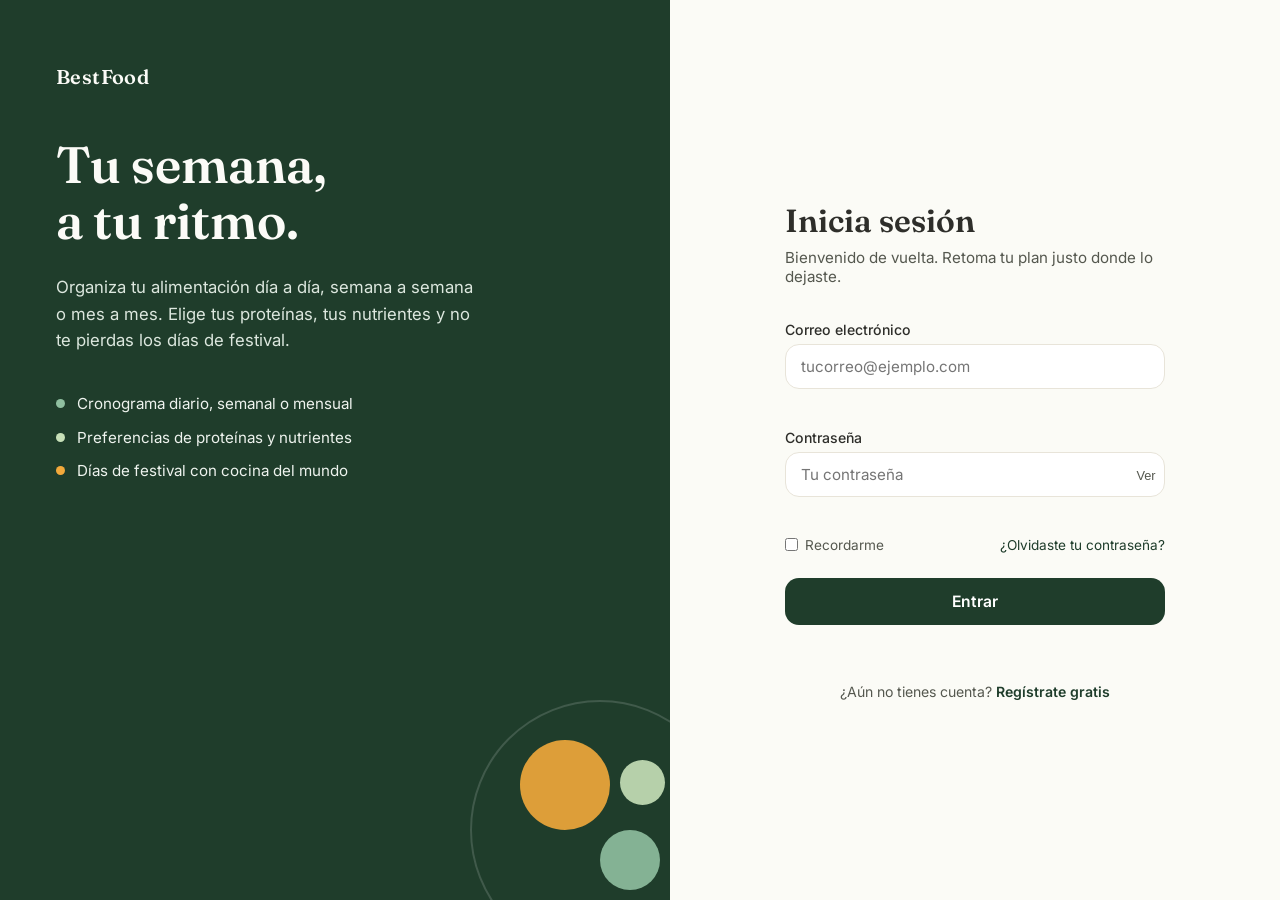
<file: login.html>
<!DOCTYPE html>
<html lang="es">
<head>
  <meta charset="UTF-8">
  <meta name="viewport" content="width=device-width, initial-scale=1.0">
  <meta name="description" content="Inicia sesión en tu cuenta BestFood.">
  <title>BestFood — Inicia sesión</title>

  <!-- Tipografías: Fraunces para títulos, Inter para el resto -->
  <link rel="preconnect" href="https://fonts.googleapis.com">
  <link href="https://fonts.googleapis.com/css2?family=Fraunces:opsz,wght@9..144,400;9..144,600;9..144,700&family=Inter:wght@400;500;600&display=swap" rel="stylesheet">

  <link rel="stylesheet" href="css/styles.css">
</head>
<body>

  <div class="auth-screen">

    <!-- Panel izquierdo: identidad de marca -->
    <section class="brand-panel">
      <div class="brand-content">
        <a href="index.html" class="brand-mark">BestFood</a>
        <h1>Tu semana,<br>a tu ritmo.</h1>
        <p class="brand-copy">
          Organiza tu alimentación día a día, semana a semana o mes a mes.
          Elige tus proteínas, tus nutrientes y no te pierdas los días de festival.
        </p>

        <ul class="brand-highlights">
          <li>
            <span class="dot dot-cal"></span>
            Cronograma diario, semanal o mensual
          </li>
          <li>
            <span class="dot dot-leaf"></span>
            Preferencias de proteínas y nutrientes
          </li>
          <li>
            <span class="dot dot-fest"></span>
            Días de festival con cocina del mundo
          </li>
        </ul>
      </div>

      <!-- Decoración: "plato" ilustrado solo con CSS -->
      <div class="plate" aria-hidden="true">
        <div class="plate-ring"></div>
        <div class="plate-food food-1"></div>
        <div class="plate-food food-2"></div>
        <div class="plate-food food-3"></div>
      </div>
    </section>

    <!-- Panel derecho: formulario -->
    <section class="form-panel">
      <div class="form-wrap">

        <div class="form-header">
          <h2>Inicia sesión</h2>
          <p>Bienvenido de vuelta. Retoma tu plan justo donde lo dejaste.</p>
        </div>

        <form id="login-form" novalidate>

          <div class="field">
            <label for="email">Correo electrónico</label>
            <input type="email" id="email" name="email" placeholder="tucorreo@ejemplo.com" autocomplete="email" required>
            <span class="error-message" id="email-error"></span>
          </div>

          <div class="field">
            <label for="password">Contraseña</label>
            <div class="password-field">
              <input type="password" id="password" name="password" placeholder="Tu contraseña" autocomplete="current-password" required>
              <button type="button" class="toggle-password" id="toggle-password" aria-label="Mostrar contraseña">Ver</button>
            </div>
            <span class="error-message" id="password-error"></span>
          </div>

          <div class="field-row">
            <label class="checkbox-label">
              <input type="checkbox" id="remember">
              Recordarme
            </label>
            <a href="#" class="link-muted">¿Olvidaste tu contraseña?</a>
          </div>

          <button type="submit" class="btn-primary" id="submit-btn">Entrar</button>

          <p class="form-feedback" id="form-feedback" role="status"></p>

        </form>

        <p class="switch-auth">
          ¿Aún no tienes cuenta? <a href="index.html#planes">Regístrate gratis</a>
        </p>

      </div>
    </section>

  </div>

  <script src="js/script.js"></script>
</body>
</html>
</file>
<file: css/styles.css>
/* ============================================
   BESTFOOD — TOKENS DE DISEÑO
   Aquí definimos nuestra "paleta oficial" como variables,
   así si un color cambia, lo cambiamos en un solo lugar.
   ============================================ */
:root {
  --forest: #1F3D2B;       /* verde principal: marca, botones */
  --forest-dark: #16301F;  /* verde oscuro: hover, fondos fuertes */
  --mango: #F2A93B;        /* acento cálido: energía, festival */
  --cream: #FBFBF7;        /* fondo claro general */
  --sand: #E8E4D9;         /* tarjetas / bloques suaves */
  --ink: #2E2E2A;          /* texto principal */
  --ink-soft: #55584F; /* contraste reforzado para texto secundario */     /* texto secundario */
  --error: #C4453A;

  --sage: #8FBFA0;         /* verde suave: acentos secundarios */
  --mist: #E4EFE6;         /* verde muy claro: fondos suaves */

  --font-display: 'Fraunces', serif;
  --font-body: 'Inter', sans-serif;

  --radius: 14px;
  --radius-lg: 20px;
}

* {
  box-sizing: border-box;
  margin: 0;
  padding: 0;
}

body {
  font-family: var(--font-body);
  color: var(--ink);
  background: var(--cream);
}

/* ============================================
   LAYOUT GENERAL: dos columnas (marca | formulario)
   ============================================ */
.auth-screen {
  display: grid;
  grid-template-columns: 1.1fr 1fr;
  min-height: 100vh;
}

/* ============================================
   PANEL IZQUIERDO — MARCA
   ============================================ */
.brand-panel {
  background: var(--forest);
  color: var(--cream);
  padding: 4rem 3.5rem;
  display: flex;
  flex-direction: column;
  justify-content: space-between;
  position: relative;
  overflow: hidden;
}

.brand-mark {
  display: inline-block;
  font-family: var(--font-display);
  font-weight: 600;
  font-size: 1.25rem;
  letter-spacing: 0.02em;
  margin-bottom: 3rem;
  color: inherit;
  text-decoration: none;
}

.brand-panel h1 {
  font-family: var(--font-display);
  font-weight: 600;
  font-size: clamp(2.4rem, 4vw, 3.4rem);
  line-height: 1.1;
  max-width: 11ch;
  margin-bottom: 1.5rem;
}

.brand-copy {
  max-width: 38ch;
  font-size: 1.05rem;
  line-height: 1.6;
  color: #DCE7DE;
  margin-bottom: 2.5rem;
}

.brand-highlights {
  list-style: none;
  display: flex;
  flex-direction: column;
  gap: 0.9rem;
  font-size: 0.95rem;
}

.brand-highlights li {
  display: flex;
  align-items: center;
  gap: 0.75rem;
  color: #EEF3EE;
}

.dot {
  width: 9px;
  height: 9px;
  border-radius: 50%;
  flex-shrink: 0;
}

.dot-cal  { background: #8FBFA0; }
.dot-leaf { background: #C7E0B8; }
.dot-fest { background: var(--mango); }

/* Ilustración decorativa: un "plato" hecho solo con CSS */
.plate {
  position: absolute;
  right: -60px;
  bottom: -60px;
  width: 260px;
  height: 260px;
}

.plate-ring {
  position: absolute;
  inset: 0;
  border-radius: 50%;
  border: 2px solid rgba(255,255,255,0.15);
}

.plate-food {
  position: absolute;
  border-radius: 50%;
  opacity: 0.9;
}

.food-1 { width: 90px; height: 90px; background: var(--mango); top: 40px; left: 50px; }
.food-2 { width: 60px; height: 60px; background: #8FBFA0; top: 130px; left: 130px; }
.food-3 { width: 45px; height: 45px; background: #C7E0B8; top: 60px; left: 150px; }

/* ============================================
   PANEL DERECHO — FORMULARIO
   ============================================ */
.form-panel {
  position: relative;
  overflow: hidden;
  display: flex;
  align-items: center;
  justify-content: center;
  padding: 3rem 2rem;
  background-image: url('https://images.pexels.com/photos/3872370/pexels-photo-3872370.jpeg?cs=tinysrgb&w=1200');
  background-size: cover;
  background-position: center;
}

/* Igual que en el hero: difuminamos la foto en un pseudo-elemento aparte,
   y encima ponemos una capa casi blanca para que el formulario siga siendo
   perfectamente legible — la foto solo se asoma como un detalle de color. */
.form-panel::before {
  content: '';
  position: absolute;
  inset: -20px;
  background: inherit;
  filter: blur(18px) saturate(0.9);
  z-index: 0;
}

.form-panel::after {
  content: '';
  position: absolute;
  inset: 0;
  background: rgba(251, 251, 247, 0.93);
  z-index: 1;
}

.form-wrap {
  position: relative;
  z-index: 2;
  width: 100%;
  max-width: 380px;
}

.form-header h2 {
  font-family: var(--font-display);
  font-weight: 600;
  font-size: 2rem;
  margin-bottom: 0.5rem;
}

.form-header p {
  color: var(--ink-soft);
  font-size: 0.95rem;
  margin-bottom: 2.2rem;
}

.field {
  margin-bottom: 1.3rem;
}

.field label {
  display: block;
  font-size: 0.88rem;
  font-weight: 500;
  margin-bottom: 0.4rem;
}

.field input {
  width: 100%;
  padding: 0.75rem 0.9rem;
  border: 1.5px solid var(--sand);
  border-radius: var(--radius);
  font-family: var(--font-body);
  font-size: 0.95rem;
  background: #fff;
  transition: border-color 0.15s ease;
}

.field input:focus {
  outline: none;
  border-color: var(--forest);
}

.field input.invalid {
  border-color: var(--error);
}

.error-message {
  display: block;
  min-height: 1.1em;
  font-size: 0.8rem;
  color: var(--error);
  margin-top: 0.3rem;
}

.password-field {
  position: relative;
}

.password-field input {
  padding-right: 3.2rem;
}

.toggle-password {
  position: absolute;
  right: 0.6rem;
  top: 50%;
  transform: translateY(-50%);
  border: none;
  background: none;
  color: var(--ink-soft);
  font-size: 0.8rem;
  font-weight: 500;
  cursor: pointer;
}

.field-row {
  display: flex;
  align-items: center;
  justify-content: space-between;
  font-size: 0.85rem;
  margin-bottom: 1.6rem;
}

.checkbox-label {
  display: flex;
  align-items: center;
  gap: 0.4rem;
  color: var(--ink-soft);
}

.link-muted {
  color: var(--forest);
  text-decoration: none;
}

.link-muted:hover {
  text-decoration: underline;
}

.btn-primary {
  width: 100%;
  padding: 0.85rem;
  border: none;
  border-radius: var(--radius);
  background: var(--forest);
  color: #fff;
  font-family: var(--font-body);
  font-weight: 600;
  font-size: 0.98rem;
  cursor: pointer;
  transition: background 0.15s ease;
}

.btn-primary:hover {
  background: var(--forest-dark);
}

.btn-primary:disabled {
  opacity: 0.6;
  cursor: not-allowed;
}

.form-feedback {
  min-height: 1.2em;
  font-size: 0.85rem;
  margin-top: 0.8rem;
  text-align: center;
}

.form-feedback.success { color: var(--forest); }
.form-feedback.error   { color: var(--error); }

.switch-auth {
  text-align: center;
  font-size: 0.88rem;
  color: var(--ink-soft);
  margin-top: 1.8rem;
}

.switch-auth a {
  color: var(--forest);
  font-weight: 600;
  text-decoration: none;
}

.switch-auth a:hover {
  text-decoration: underline;
}

/* ============================================
   RESPONSIVE — en pantallas angostas ocultamos
   el panel de marca y dejamos solo el formulario
   ============================================ */
@media (max-width: 860px) {
  .auth-screen {
    grid-template-columns: 1fr;
  }
  .brand-panel {
    display: none;
  }
  .form-panel {
    padding: 2.5rem 1.3rem;
  }
}

/* ============================================
   LANDING PAGE
   ============================================ */

a { color: inherit; }

.btn-small { display: inline-block; width: auto; padding: 0.55rem 1.3rem; font-size: 0.9rem; text-decoration: none; }
.btn-block { display: block; text-align: center; text-decoration: none; }

.btn-ghost {
  display: inline-block;
  padding: 0.85rem 1.6rem;
  border: 1.5px solid var(--forest);
  border-radius: var(--radius);
  color: var(--forest);
  text-decoration: none;
  font-weight: 600;
  font-size: 0.98rem;
  transition: background 0.15s ease;
}

.btn-ghost:hover { background: rgba(31, 61, 43, 0.06); }

/* ---------- NAV ---------- */
.site-nav {
  display: flex;
  align-items: center;
  justify-content: space-between;
  padding: 1.3rem 3rem;
  background: var(--cream);
  border-bottom: 1px solid var(--sand);
  position: sticky;
  top: 0;
  z-index: 20;
}

.nav-logo {
  display: flex;
  align-items: center;
  gap: 0.6rem;
  font-family: var(--font-display);
  font-weight: 600;
  font-size: 1.2rem;
  text-decoration: none;
}

.nav-logo-icon { width: 34px; height: 34px; object-fit: contain; flex-shrink: 0; }

.nav-links {
  display: flex;
  gap: 2rem;
  font-size: 0.95rem;
}

.nav-links a { text-decoration: none; color: var(--ink); }
.nav-links a:hover { color: var(--forest); }

.nav-actions {
  display: flex;
  align-items: center;
  gap: 1.4rem;
  font-size: 0.95rem;
}

.nav-actions a.link-muted { text-decoration: none; }

.nav-icons { gap: 0.5rem; }

.nav-icon-btn {
  width: 40px;
  height: 40px;
  border-radius: 50%;
  display: flex;
  align-items: center;
  justify-content: center;
  color: var(--ink);
  transition: background 0.15s ease, color 0.15s ease;
}

.nav-icon-btn:hover {
  background: var(--sand);
  color: var(--forest);
}

.nav-toggle {
  display: none;
  background: none;
  border: none;
  font-size: 1.4rem;
  cursor: pointer;
}

/* ---------- HERO ---------- */
.hero {
  display: grid;
  grid-template-columns: 1.05fr 1fr;
  min-height: 640px;
}

.hero-brand {
  position: relative;
  display: flex;
  align-items: center;
  padding: 4rem 3.5rem;
  overflow: hidden;
  color: var(--cream);

  background-image: url('https://images.pexels.com/photos/725991/pexels-photo-725991.jpeg?cs=tinysrgb&w=1600');
  background-size: cover;
  background-position: center;
}

/* Difuminamos la foto sin difuminar el texto: el blur va en un
   pseudo-elemento que ocupa todo el fondo, y el contenido va aparte. */
.hero-brand::before {
  content: '';
  position: absolute;
  inset: -20px;
  background: inherit;
  filter: blur(6px) saturate(0.9);
  z-index: 0;
}

.hero-brand-overlay {
  position: absolute;
  inset: 0;
  background: linear-gradient(160deg, rgba(31,61,43,0.92), rgba(22,48,31,0.88));
  z-index: 1;
}

.hero-brand-content {
  position: relative;
  z-index: 2;
  max-width: 34ch;
}

.eyebrow-plain {
  font-size: 0.95rem;
  color: #C7E0B8;
  margin-bottom: 1.2rem;
}

.hero-brand h1 {
  font-family: var(--font-display);
  font-weight: 600;
  font-size: clamp(2.4rem, 4vw, 3.2rem);
  line-height: 1.12;
  margin-bottom: 1.3rem;
}

.hero-copy-short {
  font-size: 1.05rem;
  color: #E4ECE6;
  margin-bottom: 1.6rem;
}

.hero-points {
  display: flex;
  flex-direction: column;
  gap: 0.7rem;
  margin-bottom: 2.2rem;
}

.hero-point {
  display: flex;
  align-items: center;
  gap: 0.7rem;
  color: #EEF3EE;
  font-size: 0.98rem;
}

.hero-point-icon {
  width: 32px;
  height: 32px;
  border-radius: 50%;
  background: rgba(255,255,255,0.12);
  display: flex;
  align-items: center;
  justify-content: center;
  font-size: 1rem;
  flex-shrink: 0;
}

.hero-ctas { display: flex; gap: 1rem; flex-wrap: wrap; }

.hero-ctas .btn-ghost {
  border-color: rgba(255,255,255,0.5);
  color: #fff;
}
.hero-ctas .btn-ghost:hover { background: rgba(255,255,255,0.1); }

/* ---------- HERO PREVIEW (mock de producto) ---------- */
.hero-preview {
  position: relative;
  background: var(--mist);
  display: flex;
  align-items: center;
  justify-content: center;
  padding: 3rem;
}

/* Contenedor de tamaño fijo: todo lo demás se posiciona relativo a esto,
   así las coordenadas no dependen del ancho real de la pantalla. */
.preview-stack {
  position: relative;
  width: 100%;
  max-width: 460px;
}

/* ---------- Animación de "flotar" (movimiento sutil y continuo) ---------- */
@keyframes floaty {
  0%, 100% { transform: translateY(0); }
  50% { transform: translateY(-10px); }
}

/* ---------- CARRUSEL DE PLATOS EN EL HERO ---------- */
.dish-carousel {
  position: absolute;
  top: 0;
  left: 0;
  width: 178px;
  background: #fff;
  border-radius: var(--radius);
  padding: 0.6rem 0.6rem 0.9rem;
  box-shadow: 0 20px 36px -18px rgba(31,61,43,0.35);
  transform: rotate(-4deg);
  z-index: 3;
  animation: floaty 5s ease-in-out infinite;
}

.dish-carousel img {
  width: 100%;
  aspect-ratio: 1 / 1;
  object-fit: cover;
  border-radius: 8px;
  display: block;
  transition: opacity 0.4s ease;
}

.dish-carousel-caption {
  font-size: 0.78rem;
  font-weight: 600;
  text-align: center;
  margin-top: 0.5rem;
  color: var(--ink);
}

.dish-carousel-dots {
  display: flex;
  justify-content: center;
  gap: 0.3rem;
  margin-top: 0.4rem;
}

.dish-carousel-dots span {
  width: 5px;
  height: 5px;
  border-radius: 50%;
  background: var(--sand);
  transition: background 0.2s ease;
}

.dish-carousel-dots span.active {
  background: var(--mango);
}

/* ---------- FOTOS PEQUEÑAS DEL COLLAGE ---------- */
.mini-photo {
  position: absolute;
  border-radius: 12px;
  overflow: hidden;
  box-shadow: 0 16px 30px -16px rgba(31,61,43,0.35);
  border: 4px solid #fff;
}

.mini-photo img {
  display: block;
  width: 100%;
  height: 100%;
  object-fit: cover;
}

.mini-photo-1 {
  top: -0.5rem;
  right: 0;
  width: 108px;
  height: 108px;
  transform: rotate(9deg);
  z-index: 2;
  animation: floaty 4.5s ease-in-out infinite;
  animation-delay: 0.3s;
}

.mini-photo-2 {
  top: 7.5rem;
  right: 2.2rem;
  width: 92px;
  height: 92px;
  transform: rotate(-11deg);
  z-index: 1;
  animation: floaty 6s ease-in-out infinite;
  animation-delay: 1.1s;
}

/* El calendario queda en el flujo normal, empujado hacia abajo para
   dejar espacio a las fotos que flotan encima */
.preview-stack .calendar-card {
  margin: 13.5rem auto 0;
}

.calendar-card {
  background: #fff;
  border: 1px solid var(--sand);
  border-radius: var(--radius-lg);
  padding: 1.2rem;
  width: 100%;
  max-width: 340px;
  box-shadow: 0 20px 40px -20px rgba(31,61,43,0.25);
}

.calendar-head {
  display: grid;
  grid-template-columns: repeat(5, 1fr);
  font-size: 0.78rem;
  color: var(--ink-soft);
  margin-bottom: 0.6rem;
  text-align: center;
}

.calendar-grid {
  display: grid;
  grid-template-columns: repeat(5, 1fr);
  gap: 0.5rem;
}

.cal-cell {
  aspect-ratio: 1;
  border-radius: 10px;
  background: var(--cream);
  display: flex;
  align-items: center;
  justify-content: center;
  font-size: 1.1rem;
}

.cal-cell.has-meal { background: var(--sand); }
.cal-cell.fest { background: #FBEBCB; }

.floating-card {
  position: absolute;
  background: #fff;
  border-radius: var(--radius);
  padding: 1rem 1.2rem;
  box-shadow: 0 16px 32px -18px rgba(31,61,43,0.3);
  font-size: 0.85rem;
}

.nutrition-card {
  top: 15.5rem;
  right: -1.5rem;
  width: 185px;
  animation: floaty 5.5s ease-in-out infinite;
  animation-delay: 0.6s;
}

.floating-title { font-weight: 600; margin-bottom: 0.6rem; }

.nutrient-row { margin-bottom: 0.55rem; }
.nutrient-row span { display: block; font-size: 0.78rem; color: var(--ink-soft); margin-bottom: 0.25rem; }

.bar { background: var(--sand); border-radius: 6px; height: 6px; overflow: hidden; }
.bar span { display: block; height: 100%; border-radius: 6px; }

.festival-badge {
  bottom: -1rem;
  left: -1.5rem;
  display: flex;
  align-items: center;
  gap: 0.5rem;
  border: 1.5px solid var(--mango);
  max-width: 230px;
  animation: floaty 5s ease-in-out infinite;
  animation-delay: 1.4s;
}

/* ---------- SECCIONES GENERALES ---------- */
.section {
  padding: 5.5rem 3.5rem;
  max-width: 1180px;
  margin: 0 auto;
}

.section.alt { max-width: none; background: var(--sand); }
.section.alt .section-head,
.section.alt .cards-grid { max-width: 1180px; margin-left: auto; margin-right: auto; }

.section-head {
  text-align: center;
  max-width: 46ch;
  margin: 0 auto 3rem;
}

.section-head h2 {
  font-family: var(--font-display);
  font-weight: 600;
  font-size: clamp(1.8rem, 3vw, 2.4rem);
  margin-bottom: 0.6rem;
}

.section-head p { color: var(--ink-soft); font-size: 1.02rem; }

/* ---------- CÓMO FUNCIONA ---------- */
.steps {
  display: grid;
  grid-template-columns: repeat(3, 1fr);
  gap: 2.5rem;
}

.step-number {
  display: inline-flex;
  align-items: center;
  justify-content: center;
  width: 34px;
  height: 34px;
  border-radius: 50%;
  background: var(--forest);
  color: #fff;
  font-weight: 600;
  font-size: 0.95rem;
  margin-bottom: 1rem;
}

.step h3 { font-family: var(--font-display); font-size: 1.25rem; margin-bottom: 0.5rem; }
.step p { color: var(--ink-soft); font-size: 0.95rem; line-height: 1.55; }

/* ---------- CARDS: diferenciadores ---------- */
.cards-grid {
  display: grid;
  grid-template-columns: repeat(3, 1fr);
  gap: 1.6rem;
}

.feature-card {
  background: #fff;
  border-radius: var(--radius-lg);
  padding: 2rem 1.7rem;
}

.feature-icon { font-size: 1.8rem; margin-bottom: 1rem; }
.feature-card h3 { font-family: var(--font-display); font-size: 1.2rem; margin-bottom: 0.6rem; }
.feature-card p { color: var(--ink-soft); font-size: 0.94rem; line-height: 1.55; }

/* ---------- PLANES ---------- */
.plans-grid {
  display: grid;
  grid-template-columns: repeat(3, 1fr);
  gap: 1.6rem;
  align-items: start;
}

.plan-card {
  border: 1.5px solid var(--sand);
  border-radius: var(--radius-lg);
  padding: 2.2rem 1.8rem;
}

.plan-card.featured {
  border-color: rgba(31,61,43,0.3);
}

.plan-tag {
  display: inline-block;
  background: var(--mango);
  color: var(--forest-dark);
  font-size: 0.75rem;
  font-weight: 600;
  padding: 0.25rem 0.7rem;
  border-radius: 999px;
  margin-bottom: 0.8rem;
}

.plan-card h3 { font-family: var(--font-display); font-size: 1.3rem; margin-bottom: 0.4rem; }

.plan-price { font-size: 2.1rem; font-weight: 600; margin-bottom: 1.4rem; }
.plan-price span { font-size: 0.95rem; font-weight: 400; color: var(--ink-soft); }

.plan-card ul { list-style: none; margin-bottom: 1.8rem; }
.plan-card li {
  font-size: 0.92rem;
  color: var(--ink-soft);
  padding: 0.5rem 0;
  border-bottom: 1px solid var(--sand);
}

/* ---------- FOOTER ---------- */
.site-footer {
  background: var(--forest);
  color: #E4ECE6;
  padding: 3.5rem 3.5rem 2rem;
}

.footer-grid {
  display: grid;
  grid-template-columns: 1.6fr 1fr 1fr 1fr;
  gap: 2.5rem;
  padding-bottom: 2.5rem;
  border-bottom: 1px solid rgba(255,255,255,0.12);
  margin-bottom: 1.5rem;
}

.footer-brand .nav-logo { color: #fff; margin-bottom: 0.6rem; }
.footer-brand p { color: #C7E0B8; font-size: 0.92rem; margin-bottom: 1.2rem; }

.social-icons { display: flex; gap: 0.8rem; }

.social-icons a {
  width: 36px;
  height: 36px;
  border-radius: 50%;
  background: rgba(255,255,255,0.1);
  color: #fff;
  display: flex;
  align-items: center;
  justify-content: center;
  transition: background 0.15s ease;
}

.social-icons a:hover { background: var(--mango); color: var(--forest-dark); }

.footer-heading {
  color: #fff;
  font-weight: 600;
  font-size: 0.9rem;
  margin-bottom: 0.9rem;
}

.footer-col { display: flex; flex-direction: column; gap: 0.6rem; font-size: 0.9rem; }
.footer-col a { color: #C7E0B8; text-decoration: none; }
.footer-col a:hover { color: #fff; }
.footer-address { color: #C7E0B8; margin: 0; }

.footer-copy { font-size: 0.82rem; color: #9DBBA8; }

@media (max-width: 720px) {
  .footer-grid { grid-template-columns: 1fr 1fr; }
}
@media (max-width: 480px) {
  .footer-grid { grid-template-columns: 1fr; }
}

/* ---------- RESPONSIVE LANDING ---------- */
@media (max-width: 960px) {
  .nav-links {
    display: none;
    position: absolute;
    top: 100%;
    left: 0;
    right: 0;
    flex-direction: column;
    gap: 0;
    background: var(--cream);
    border-bottom: 1px solid var(--sand);
  }
  .nav-links.open { display: flex; }
  .nav-links a { padding: 1rem 1.5rem; border-top: 1px solid var(--sand); }
  .nav-toggle { display: block; }
  .hero { grid-template-columns: 1fr; }
  .steps, .cards-grid, .plans-grid { grid-template-columns: 1fr; }
  .section { padding: 3.5rem 1.5rem; }
  .site-nav { padding: 1rem 1.5rem; }
  .nav-actions .link-muted { display: none; }
}

/* ============================================
   GALERÍA DE PLATOS (fotografía real)
   ============================================ */
.dishes-grid {
  display: grid;
  grid-template-columns: repeat(3, 1fr);
  gap: 1.4rem;
}

.dish-card {
  position: relative;
  border-radius: var(--radius-lg);
  overflow: hidden;
  aspect-ratio: 4 / 3;
}

.dish-card img {
  width: 100%;
  height: 100%;
  object-fit: cover;
  display: block;
  transition: transform 0.4s ease;
}

/* Única animación con hover de esta sección: acercamiento sutil de la foto.
   Responde a la acción del usuario, no se dispara sola al cargar. */
.dish-card:hover img {
  transform: scale(1.06);
}

.dish-card figcaption {
  position: absolute;
  inset: auto 0 0 0;
  padding: 1.6rem 1.1rem 1rem;
  background: linear-gradient(0deg, rgba(22,48,31,0.88), rgba(22,48,31,0));
  display: flex;
  flex-direction: column;
  gap: 0.35rem;
}

.dish-name {
  color: #fff;
  font-family: var(--font-display);
  font-weight: 600;
  font-size: 1.05rem;
}

.dish-tag {
  display: inline-block;
  width: fit-content;
  font-size: 0.75rem;
  color: #E4ECE6;
  background: rgba(255,255,255,0.15);
  padding: 0.2rem 0.6rem;
  border-radius: 999px;
}

.dish-tag.festival-tag {
  background: var(--mango);
  color: var(--forest-dark);
  font-weight: 600;
}

/* ============================================
   FEATURE CARDS CON FOTO
   ============================================ */
.feature-card.photo {
  padding: 0;
  overflow: hidden;
}

.feature-photo {
  height: 160px;
  background-size: cover;
  background-position: center;
}

.feature-card.photo .feature-body {
  padding: 1.6rem 1.5rem 1.8rem;
}

@media (max-width: 720px) {
  .dishes-grid { grid-template-columns: repeat(2, 1fr); }
}

@media (max-width: 480px) {
  .dishes-grid { grid-template-columns: 1fr; }
}

/* ============================================
   PÁGINA DE MENÚ (pedido de compra única)
   ============================================ */
.menu-header {
  text-align: center;
  padding: 3.5rem 1.5rem 1rem;
  max-width: 46ch;
  margin: 0 auto;
}

.menu-eyebrow { color: var(--ink-soft); margin-bottom: 0.6rem; }

.menu-header h1 {
  font-family: var(--font-display);
  font-weight: 600;
  font-size: clamp(2rem, 4vw, 2.6rem);
  margin-bottom: 0.7rem;
}

.menu-header p { color: var(--ink-soft); font-size: 1rem; }

.menu-section { padding-top: 1.5rem; }

.menu-grid {
  display: grid;
  grid-template-columns: repeat(3, 1fr);
  gap: 1.6rem;
}

.menu-item {
  background: #fff;
  border: 1px solid var(--sand);
  border-radius: var(--radius-lg);
  overflow: hidden;
}

.menu-item img {
  width: 100%;
  aspect-ratio: 4 / 3;
  object-fit: cover;
  display: block;
}

.menu-item-body { padding: 1.2rem 1.3rem 1.4rem; }
.menu-item-body h3 { font-family: var(--font-display); font-size: 1.1rem; margin-bottom: 0.3rem; }

.menu-item-tag {
  display: inline-block;
  font-size: 0.78rem;
  color: var(--ink-soft);
  background: var(--sand);
  padding: 0.2rem 0.6rem;
  border-radius: 999px;
  margin-bottom: 1rem;
}

.menu-item-tag.festival-tag { background: var(--mango); color: var(--forest-dark); font-weight: 600; }

.menu-item-footer {
  display: flex;
  align-items: center;
  justify-content: space-between;
}

.menu-item-price { font-weight: 600; font-size: 1.05rem; }

@media (max-width: 860px) {
  .menu-grid { grid-template-columns: repeat(2, 1fr); }
}
@media (max-width: 520px) {
  .menu-grid { grid-template-columns: 1fr; }
}

/* ============================================
   CALCULADORA DE PRECIO (sección Planes)
   ============================================ */
.plan-card {
  cursor: pointer;
  transition: border-color 0.15s ease, box-shadow 0.15s ease;
}

.plan-card.selected {
  border-color: var(--forest);
  box-shadow: 0 20px 40px -24px rgba(31,61,43,0.35);
}

.price-calculator {
  max-width: 480px;
  margin: 3rem auto 0;
  background: #fff;
  border: 1.5px solid var(--sand);
  border-radius: var(--radius-lg);
  padding: 2rem 2rem 2.2rem;
}

.price-calculator h3 {
  font-family: var(--font-display);
  font-size: 1.3rem;
  margin-bottom: 0.4rem;
}

.calc-placeholder {
  font-size: 0.92rem;
  color: var(--ink-soft);
  line-height: 1.5;
  padding: 1rem 0 0.4rem;
}

.calc-content { display: none; }
.calc-content.visible { display: block; }

.calc-selected-plan {
  font-size: 0.92rem;
  color: var(--ink-soft);
  margin-bottom: 1.6rem;
}

.calc-selected-plan strong { color: var(--forest); }

.calc-row { margin-bottom: 1.4rem; }

.calc-row label {
  display: block;
  font-size: 0.88rem;
  font-weight: 500;
  margin-bottom: 0.5rem;
}

.calc-row select {
  width: 100%;
  padding: 0.7rem 0.9rem;
  border: 1.5px solid var(--sand);
  border-radius: var(--radius);
  font-family: var(--font-body);
  font-size: 0.92rem;
  background: #fff;
}

.calc-toggle {
  display: flex;
  border: 1.5px solid var(--sand);
  border-radius: var(--radius);
  overflow: hidden;
}

.calc-toggle-btn {
  flex: 1;
  padding: 0.7rem 0.6rem;
  border: none;
  background: #fff;
  font-family: var(--font-body);
  font-size: 0.85rem;
  cursor: pointer;
  transition: background 0.15s ease, color 0.15s ease;
}

.calc-toggle-btn.active {
  background: var(--forest);
  color: #fff;
  font-weight: 600;
}

.calc-total {
  display: flex;
  align-items: baseline;
  justify-content: space-between;
  padding: 1rem 0;
  border-top: 1px solid var(--sand);
  border-bottom: 1px solid var(--sand);
  margin-bottom: 0.8rem;
}

.calc-total span { font-size: 0.9rem; color: var(--ink-soft); }
.calc-total strong { font-size: 1.5rem; color: var(--forest); }

.calc-note {
  font-size: 0.82rem;
  color: var(--ink-soft);
  margin-bottom: 1.4rem;
}

/* ============================================
   PÁGINA DE CHECKOUT
   Nota interna (no visible en la página): el pago y el envío son
   solo de interfaz — no hay pasarela ni backend real conectado.
   ============================================ */
.checkout-wrap {
  max-width: 980px;
  margin: 0 auto;
  padding: 3rem 1.5rem 4rem;
  display: grid;
  grid-template-columns: 1.4fr 1fr;
  gap: 2.5rem;
  align-items: start;
}

.checkout-block {
  margin-bottom: 2.2rem;
  padding-bottom: 2.2rem;
  border-bottom: 1px solid var(--sand);
}

.checkout-block:last-child { border-bottom: none; }

.checkout-block h2 {
  font-family: var(--font-display);
  font-size: 1.15rem;
  margin-bottom: 1.2rem;
}

.field-row-split {
  display: grid;
  grid-template-columns: 1fr 1fr;
  gap: 1rem;
}

.card-brands {
  display: flex;
  gap: 0.5rem;
  margin-bottom: 1.2rem;
}

.card-brand {
  font-size: 0.7rem;
  font-weight: 700;
  letter-spacing: 0.03em;
  color: #fff;
  padding: 0.3rem 0.5rem;
  border-radius: 4px;
}

.card-brand.visa { background: #1a1f71; }
.card-brand.mc { background: #eb001b; }
.card-brand.amex { background: #2e77bc; }

.checkout-summary-col { position: sticky; top: 1.5rem; }

.checkout-summary {
  background: #fff;
  border: 1.5px solid var(--sand);
  border-radius: var(--radius-lg);
  padding: 1.6rem;
}

.summary-item {
  display: flex;
  gap: 0.9rem;
  align-items: center;
  padding-bottom: 1.4rem;
  border-bottom: 1px solid var(--sand);
  margin-bottom: 1.2rem;
}

.summary-thumb {
  width: 56px;
  height: 56px;
  border-radius: 10px;
  object-fit: cover;
  flex-shrink: 0;
}

.summary-item-title { font-weight: 600; font-size: 0.95rem; }
.summary-item-sub { font-size: 0.82rem; color: var(--ink-soft); margin-top: 0.15rem; }

.summary-line {
  display: flex;
  justify-content: space-between;
  font-size: 0.9rem;
  color: var(--ink-soft);
  padding: 0.5rem 0;
}

.summary-total {
  border-top: 1px solid var(--sand);
  margin-top: 0.5rem;
  padding-top: 1rem;
  font-size: 1rem;
  color: var(--ink);
}

.summary-total strong { color: var(--forest); font-size: 1.3rem; }

.checkout-success {
  display: none;
  grid-column: 1 / -1;
  text-align: center;
  padding: 3rem 2rem;
  background: #fff;
  border: 1.5px solid var(--sand);
  border-radius: var(--radius-lg);
}

.checkout-success.visible { display: block; }

.checkout-success h2 {
  font-family: var(--font-display);
  font-size: 1.3rem;
  margin-bottom: 0.8rem;
}

.success-icon {
  width: 56px;
  height: 56px;
  border-radius: 50%;
  background: var(--forest);
  color: #fff;
  font-size: 1.6rem;
  display: flex;
  align-items: center;
  justify-content: center;
  margin: 0 auto 1.2rem;
}

.checkout-success p {
  color: var(--ink-soft);
  max-width: 44ch;
  margin: 0 auto 1.6rem;
  font-size: 0.95rem;
  line-height: 1.55;
}

.checkout-success .btn-ghost { max-width: 260px; margin: 0 auto; }

@media (max-width: 760px) {
  .checkout-wrap { grid-template-columns: 1fr; }
  .checkout-summary-col { position: static; order: -1; }
}

/* ============================================
   PÁGINA DE CUENTA
   ============================================ */
.account-wrap {
  max-width: 760px;
  margin: 0 auto;
  padding: 3rem 1.5rem 4rem;
}

.account-header {
  display: flex;
  align-items: center;
  justify-content: space-between;
  margin-bottom: 2rem;
  flex-wrap: wrap;
  gap: 1rem;
}

.account-greeting { color: var(--ink-soft); font-size: 0.95rem; margin-bottom: 0.3rem; }

.account-header h1 {
  font-family: var(--font-display);
  font-weight: 600;
  font-size: 1.9rem;
}

.plan-badge {
  background: var(--forest);
  color: #fff;
  font-size: 0.85rem;
  font-weight: 600;
  padding: 0.5rem 1rem;
  border-radius: 999px;
}

.account-card {
  background: #fff;
  border: 1.5px solid var(--sand);
  border-radius: var(--radius-lg);
  padding: 1.8rem;
  margin-bottom: 1.5rem;
}

.account-card h2 {
  font-family: var(--font-display);
  font-size: 1.2rem;
  margin-bottom: 1.2rem;
}

.account-card-sub {
  font-size: 0.88rem;
  color: var(--ink-soft);
  margin-top: -0.6rem;
  margin-bottom: 1.4rem;
}

/* ---------- Tu plan activo ---------- */
.plan-summary-grid {
  display: grid;
  grid-template-columns: 1fr 1fr;
  gap: 1.2rem;
  margin-bottom: 1.6rem;
}

.plan-summary-item span {
  display: block;
  font-size: 0.8rem;
  color: var(--ink-soft);
  margin-bottom: 0.3rem;
}

.plan-summary-item strong { font-size: 1rem; }

/* ---------- Historial de pedidos ---------- */
.order-row {
  display: flex;
  align-items: center;
  justify-content: space-between;
  gap: 1rem;
  padding: 0.9rem 0;
  border-bottom: 1px solid var(--sand);
  flex-wrap: wrap;
}

.order-row:last-child { border-bottom: none; }

.order-date { font-size: 0.9rem; font-weight: 500; }
.order-desc { font-size: 0.8rem; color: var(--ink-soft); margin-top: 0.15rem; }

.order-status {
  font-size: 0.75rem;
  font-weight: 600;
  padding: 0.3rem 0.7rem;
  border-radius: 999px;
  white-space: nowrap;
}

.order-status.delivered { background: var(--sand); color: var(--ink); }
.order-status.on-the-way { background: var(--mango); color: var(--forest-dark); }

.order-total { font-size: 0.95rem; }

/* ---------- Preferencias nutricionales ---------- */
.pref-row { margin-bottom: 1.4rem; }

.pref-label {
  display: flex;
  justify-content: space-between;
  font-size: 0.88rem;
  margin-bottom: 0.5rem;
}

.pref-label span:last-child { font-weight: 600; color: var(--forest); }

.pref-row input[type="range"] {
  width: 100%;
  accent-color: var(--forest);
}

.pref-saved-note {
  font-size: 0.8rem;
  color: var(--forest);
  min-height: 1.2em;
}

/* ---------- Novedades ---------- */
.news-list { display: flex; flex-direction: column; gap: 1.1rem; }

.news-item {
  display: flex;
  gap: 0.9rem;
  align-items: flex-start;
}

.news-icon { font-size: 1.3rem; flex-shrink: 0; }
.news-title { font-weight: 600; font-size: 0.92rem; margin-bottom: 0.2rem; }
.news-desc { font-size: 0.85rem; color: var(--ink-soft); }

/* ---------- Gestión de cuenta ---------- */
.account-actions {
  display: flex;
  gap: 1rem;
  flex-wrap: wrap;
}

.account-actions .btn-block { flex: 1; min-width: 180px; }
.logout-btn { color: var(--error); border-color: var(--error); }

@media (max-width: 560px) {
  .plan-summary-grid { grid-template-columns: 1fr; }
}

/* ============================================
   PÁGINA DE DÍAS DE FESTIVAL
   ============================================ */
.festival-hero {
  background: var(--forest);
  color: #fff;
  text-align: center;
  padding: 4rem 1.5rem 3.5rem;
}

.festival-eyebrow { color: #C7E0B8; margin-bottom: 0.8rem; }

.festival-hero h1 {
  font-family: var(--font-display);
  font-weight: 600;
  font-size: clamp(2.2rem, 4vw, 3rem);
  margin-bottom: 1rem;
}

.festival-hero p {
  max-width: 50ch;
  margin: 0 auto;
  color: #E4ECE6;
  font-size: 1.02rem;
  line-height: 1.6;
}

/* ---------- Calendario del mes ---------- */
.festival-calendar-section { padding-bottom: 2rem; }

.festival-weeks {
  display: grid;
  grid-template-columns: repeat(4, 1fr);
  gap: 1rem;
  max-width: 820px;
  margin: 0 auto;
}

.festival-week {
  background: #fff;
  border: 1.5px solid var(--sand);
  border-radius: var(--radius-lg);
  padding: 1.4rem 1rem;
  text-align: center;
}

.festival-week-label {
  display: block;
  font-size: 0.75rem;
  color: var(--ink-soft);
  margin-bottom: 0.6rem;
}

.festival-week-flag {
  display: block;
  font-size: 1.8rem;
  margin-bottom: 0.4rem;
}

.festival-week-country { font-weight: 600; font-size: 0.92rem; }

/* ---------- Grid de países ---------- */
.festival-grid {
  display: grid;
  grid-template-columns: repeat(3, 1fr);
  gap: 1.6rem;
}

.festival-card {
  background: #fff;
  border-radius: var(--radius-lg);
  overflow: hidden;
  box-shadow: 0 16px 32px -20px rgba(31,61,43,0.3);
}

.festival-card img {
  width: 100%;
  aspect-ratio: 4 / 3;
  object-fit: cover;
  display: block;
}

.festival-card-body { padding: 1.3rem 1.4rem 1.6rem; }

.festival-flag {
  font-size: 0.82rem;
  font-weight: 600;
  color: var(--forest);
  margin-bottom: 0.5rem;
}

.festival-card-body h3 {
  font-family: var(--font-display);
  font-size: 1.15rem;
  margin-bottom: 0.5rem;
}

.festival-card-body p:last-child {
  font-size: 0.9rem;
  color: var(--ink-soft);
  line-height: 1.5;
}

/* ---------- CTA final ---------- */
.festival-cta {
  text-align: center;
  padding: 4rem 1.5rem;
  max-width: 50ch;
  margin: 0 auto;
}

.festival-cta h2 {
  font-family: var(--font-display);
  font-size: 1.8rem;
  margin-bottom: 0.7rem;
}

.festival-cta p {
  color: var(--ink-soft);
  margin-bottom: 1.6rem;
}

@media (max-width: 760px) {
  .festival-weeks { grid-template-columns: repeat(2, 1fr); }
  .festival-grid { grid-template-columns: repeat(2, 1fr); }
}
@media (max-width: 480px) {
  .festival-weeks { grid-template-columns: 1fr; }
  .festival-grid { grid-template-columns: 1fr; }
}

.feature-card .link-muted {
  display: inline-block;
  margin-top: 0.8rem;
  font-size: 0.88rem;
  font-weight: 600;
  color: var(--forest);
}


/* Planificación flexible — funcionalidad BestFood */
.calc-mode-options{display:grid;grid-template-columns:repeat(2,minmax(0,1fr));gap:12px;margin-top:8px}
.calc-mode-option{display:flex;gap:10px;align-items:flex-start;border:1px solid var(--line, #ddd);border-radius:12px;padding:12px;cursor:pointer}
.calc-mode-option input{margin-top:4px;accent-color:var(--forest, #203f2e)}
.calc-mode-option span{display:grid;gap:4px}.calc-mode-option small{color:var(--ink-soft, #666);line-height:1.4}
.flexible-days{display:grid;grid-template-columns:repeat(2,minmax(0,1fr));gap:8px;margin-top:10px}
.flexible-day{border:1px solid var(--line, #ddd);border-radius:10px;padding:10px;display:grid;gap:8px}
.flexible-day strong{margin-bottom:2px}.flexible-day label{display:flex;align-items:center;gap:7px;font-size:.94rem}.flexible-day input{accent-color:var(--forest, #203f2e)}
@media(max-width:600px){.calc-mode-options,.flexible-days{grid-template-columns:1fr}}


/* Accesibilidad: foco visible, iconografía vectorial y movimiento reducido. */
.bf-icon { display:inline-block; width:1.15em; height:1.15em; vertical-align:-0.2em; flex:0 0 auto; }
:focus-visible { outline: 3px solid #1D4ED8; outline-offset: 3px; border-radius: 4px; }
@media (prefers-reduced-motion: reduce) {
  *, *::before, *::after { scroll-behavior: auto !important; animation-duration: 0.01ms !important; animation-iteration-count: 1 !important; transition-duration: 0.01ms !important; }
}
</file>
